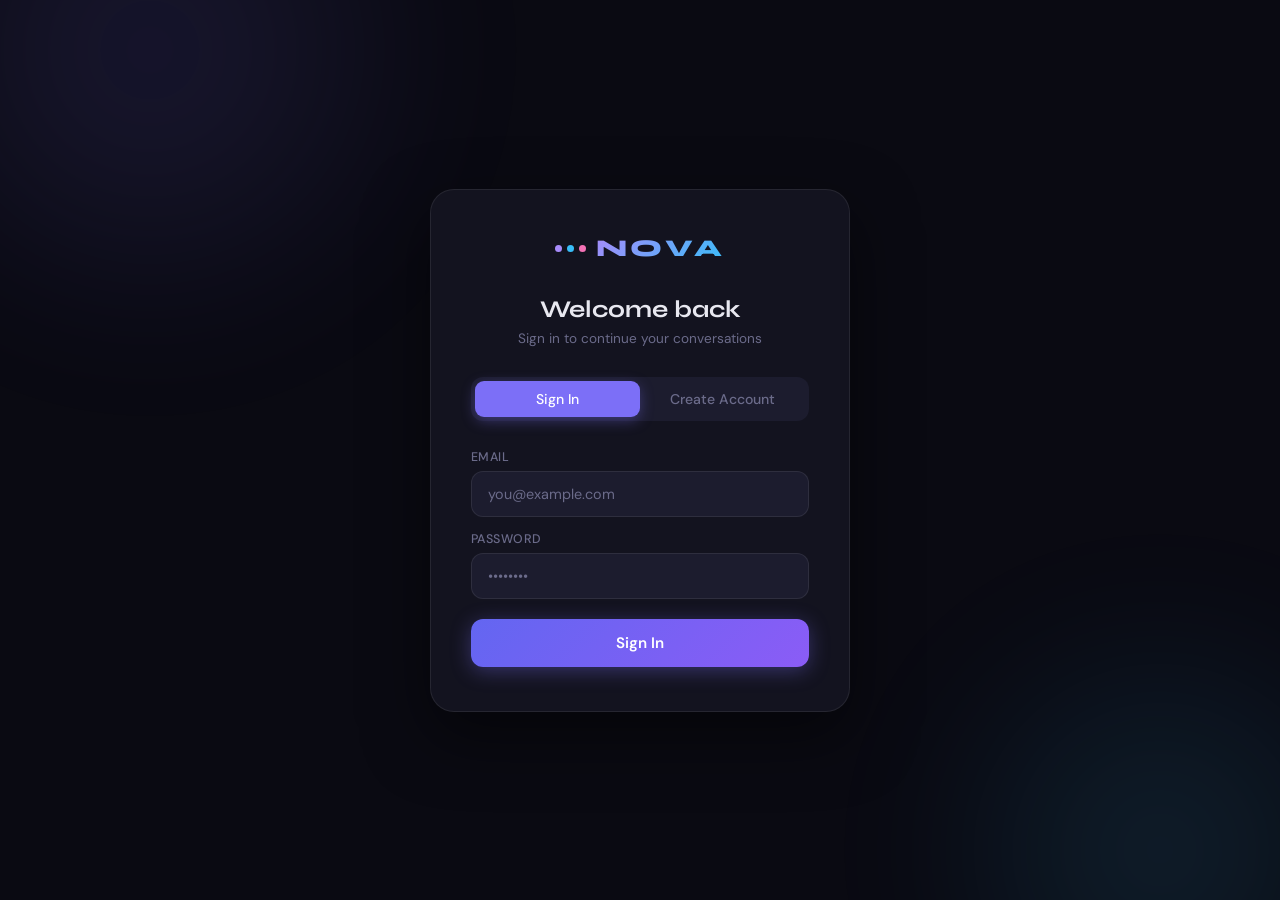
<file: frontend/index.html>
<!DOCTYPE html>
<html lang="en">
<head>
  <meta charset="UTF-8" />
  <meta name="viewport" content="width=device-width, initial-scale=1.0"/>
  <title>NOVA — AI Voice Assistant</title>

  <link rel="preconnect" href="https://fonts.googleapis.com">
  <link href="https://fonts.googleapis.com/css2?family=Syne:wght@400;700;800&family=DM+Sans:wght@300;400;500&display=swap" rel="stylesheet">

  <link rel="stylesheet" href="style.css">
</head>
<body>

  <!-- Background -->
  <div class="bg-orb orb1"></div>
  <div class="bg-orb orb2"></div>
  <div class="bg-orb orb3"></div>

  <div class="app-wrapper">

    <!-- HEADER -->
    <header class="header">
      <div class="logo">
        <div class="logo-icon">
          <span class="logo-dot"></span>
          <span class="logo-dot"></span>
          <span class="logo-dot"></span>
        </div>
        <span class="logo-text">NOVA</span>
      </div>

      <div class="status-pill" id="statusPill">
        <span class="status-dot"></span>
        <span id="statusText">Ready</span>
        <span id="headerTitle">New Chat</span>
      </div>

      <!-- ✅ FIXED LOGOUT BUTTON -->
      <div style="margin-left:auto;">
        <button onclick="doLogout()" class="send-btn">
          Logout
        </button>
      </div>
    </header>

    <!-- CHAT AREA -->
    <main class="chat-area" id="chat">

      <!-- Welcome Screen -->
      <div class="welcome-screen" id="welcomeScreen">
        <div class="welcome-orb">
          <svg viewBox="0 0 100 100" class="wave-svg">
            <defs>
              <radialGradient id="wg" cx="50%" cy="50%" r="50%">
                <stop offset="0%" stop-color="#a78bfa"/>
                <stop offset="100%" stop-color="#6366f1"/>
              </radialGradient>
            </defs>
            <circle cx="50" cy="50" r="48" fill="url(#wg)" opacity="0.15"/>
            <circle cx="50" cy="50" r="35" fill="url(#wg)" opacity="0.25"/>
            <circle cx="50" cy="50" r="22" fill="url(#wg)" opacity="0.5"/>
          </svg>
          <div class="mic-icon-center">🤖</div>
        </div>

        <h2>How can I help you today?</h2>
        <p>Tap the mic and start speaking, or type your message below.</p>

        <div class="suggestion-chips">
          <button class="chip" onclick="sendChip(this)">💡 Explain quantum computing</button>
          <button class="chip" onclick="sendChip(this)">🌍 Tell me a fun fact</button>
          <button class="chip" onclick="sendChip(this)">✍️ Write a short poem</button>
          <button class="chip" onclick="sendChip(this)">🧮 Help me solve a problem</button>
        </div>
      </div>

    </main>

    <!-- INPUT AREA -->
    <footer class="input-area">
      <div class="input-bar">
        <textarea
          id="textInput"
          placeholder="Type a message..."
          rows="1"
          onkeydown="handleKey(event)"
          oninput="autoResize(this)"
        ></textarea>

        <button class="send-btn" id="sendBtn" onclick="sendText()">
          <svg viewBox="0 0 24 24" fill="none" stroke="currentColor" stroke-width="2.5">
            <line x1="22" y1="2" x2="11" y2="13"/>
            <polygon points="22 2 15 22 11 13 2 9 22 2"/>
          </svg>
        </button>
      </div>

      <button class="mic-btn" id="micBtn" onclick="startListening()">
        <div class="mic-rings">
          <div class="ring ring1"></div>
          <div class="ring ring2"></div>
          <div class="ring ring3"></div>
        </div>

        <svg class="mic-svg" viewBox="0 0 24 24" fill="none" stroke="currentColor" stroke-width="2">
          <path d="M12 1a3 3 0 0 0-3 3v8a3 3 0 0 0 6 0V4a3 3 0 0 0-3-3z"/>
          <path d="M19 10v2a7 7 0 0 1-14 0v-2"/>
          <line x1="12" y1="19" x2="12" y2="23"/>
          <line x1="8" y1="23" x2="16" y2="23"/>
        </svg>
      </button>
    </footer>

  </div>

  <!-- TOAST -->
  <div class="toast" id="toast"></div>

  <!-- ✅ AUTH GUARD -->
  <script>
    if (!localStorage.getItem("nova_token")) {
      window.location.href = "login.html";
    }

    // ✅ CLEAN LOGOUT FUNCTION
    function doLogout() {
      localStorage.removeItem("nova_token");
      localStorage.removeItem("nova_email");
      localStorage.removeItem("nova_session_id");
      window.location.href = "login.html";
    }
  </script>

  <!-- ✅ ONLY ONE SCRIPT -->
  <script src="script.js"></script>

</body>
</html>
</file>
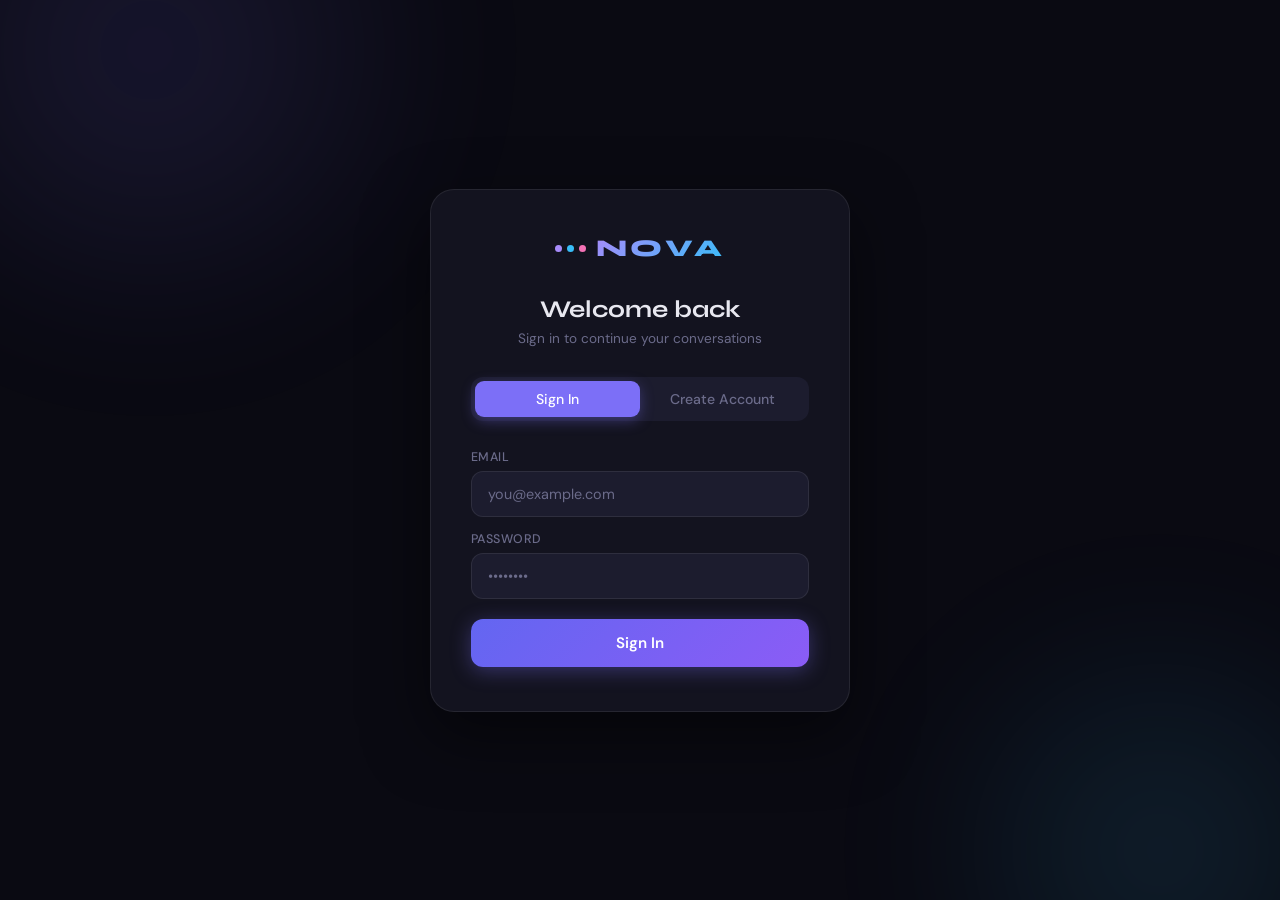
<file: frontend/login.html>
<!DOCTYPE html>
<html lang="en">

<head>
  <meta charset="UTF-8" />
  <meta name="viewport" content="width=device-width, initial-scale=1.0" />
  <title>NOVA — Login</title>
  <link rel="preconnect" href="https://fonts.googleapis.com">
  <link
    href="https://fonts.googleapis.com/css2?family=Syne:wght@400;700;800&family=DM+Sans:wght@300;400;500&display=swap"
    rel="stylesheet">
  <style>
    *,
    *::before,
    *::after {
      box-sizing: border-box;
      margin: 0;
      padding: 0;
    }

    :root {
      --bg: #0a0a12;
      --surface: #13131f;
      --surface2: #1c1c2e;
      --border: rgba(255, 255, 255, 0.08);
      --accent: #7c6ff7;
      --accent2: #a78bfa;
      --accent3: #38bdf8;
      --text: #e8e8f0;
      --muted: #6b6b8a;
      --danger: #f87171;
      --success: #34d399;
    }

    body {
      font-family: 'DM Sans', sans-serif;
      background: var(--bg);
      color: var(--text);
      min-height: 100vh;
      display: flex;
      align-items: center;
      justify-content: center;
      overflow: hidden;
    }

    /* Orbs */
    .orb {
      position: fixed;
      border-radius: 50%;
      filter: blur(90px);
      opacity: 0.15;
      pointer-events: none;
    }

    .orb1 {
      width: 500px;
      height: 500px;
      background: radial-gradient(circle, #7c6ff7, transparent);
      top: -200px;
      left: -100px;
      animation: drift 12s ease-in-out infinite alternate;
    }

    .orb2 {
      width: 400px;
      height: 400px;
      background: radial-gradient(circle, #38bdf8, transparent);
      bottom: -150px;
      right: -80px;
      animation: drift 15s ease-in-out infinite alternate-reverse;
    }

    @keyframes drift {
      to {
        transform: translate(40px, 40px) scale(1.1);
      }
    }

    /* Card */
    .card {
      position: relative;
      z-index: 1;
      background: var(--surface);
      border: 1px solid var(--border);
      border-radius: 24px;
      padding: 44px 40px;
      width: 100%;
      max-width: 420px;
      box-shadow: 0 24px 64px rgba(0, 0, 0, 0.5);
      animation: slideUp 0.5s cubic-bezier(0.22, 1, 0.36, 1) both;
    }

    @keyframes slideUp {
      from {
        opacity: 0;
        transform: translateY(30px);
      }

      to {
        opacity: 1;
        transform: translateY(0);
      }
    }

    /* Logo */
    .logo {
      display: flex;
      align-items: center;
      gap: 10px;
      margin-bottom: 32px;
      justify-content: center;
    }

    .logo-dots {
      display: flex;
      gap: 5px;
    }

    .logo-dot {
      width: 7px;
      height: 7px;
      border-radius: 50%;
      background: var(--accent2);
      animation: bounce 1.4s ease-in-out infinite;
    }

    .logo-dot:nth-child(2) {
      background: var(--accent3);
      animation-delay: 0.2s;
    }

    .logo-dot:nth-child(3) {
      background: #f472b6;
      animation-delay: 0.4s;
    }

    @keyframes bounce {

      0%,
      100% {
        transform: translateY(0)
      }

      50% {
        transform: translateY(-5px)
      }
    }

    .logo-text {
      font-family: 'Syne', sans-serif;
      font-weight: 800;
      font-size: 1.5rem;
      letter-spacing: 0.15em;
      background: linear-gradient(135deg, var(--accent2), var(--accent3));
      -webkit-background-clip: text;
      -webkit-text-fill-color: transparent;
      background-clip: text;
    }

    h2 {
      font-family: 'Syne', sans-serif;
      font-size: 1.5rem;
      font-weight: 700;
      text-align: center;
      margin-bottom: 6px;
    }

    .subtitle {
      text-align: center;
      color: var(--muted);
      font-size: 0.85rem;
      margin-bottom: 30px;
    }

    /* Tabs */
    .tabs {
      display: flex;
      background: var(--surface2);
      border-radius: 12px;
      padding: 4px;
      margin-bottom: 28px;
    }

    .tab-btn {
      flex: 1;
      padding: 9px;
      border: none;
      border-radius: 9px;
      background: transparent;
      color: var(--muted);
      font-family: 'DM Sans', sans-serif;
      font-size: 0.88rem;
      font-weight: 500;
      cursor: pointer;
      transition: all 0.25s;
    }

    .tab-btn.active {
      background: var(--accent);
      color: white;
      box-shadow: 0 4px 14px rgba(124, 111, 247, 0.35);
    }

    /* Form */
    .form {
      display: flex;
      flex-direction: column;
      gap: 14px;
    }

    .field {
      display: flex;
      flex-direction: column;
      gap: 6px;
    }

    label {
      font-size: 0.78rem;
      font-weight: 500;
      color: var(--muted);
      letter-spacing: 0.04em;
      text-transform: uppercase;
    }

    input {
      background: var(--surface2);
      border: 1px solid var(--border);
      border-radius: 12px;
      padding: 13px 16px;
      color: var(--text);
      font-family: 'DM Sans', sans-serif;
      font-size: 0.9rem;
      outline: none;
      transition: border-color 0.2s, box-shadow 0.2s;
    }

    input:focus {
      border-color: var(--accent);
      box-shadow: 0 0 0 3px rgba(124, 111, 247, 0.15);
    }

    input::placeholder {
      color: var(--muted);
    }

    /* Submit button */
    .btn-primary {
      margin-top: 6px;
      padding: 14px;
      border-radius: 12px;
      border: none;
      background: linear-gradient(135deg, #6366f1, #8b5cf6);
      color: white;
      font-family: 'DM Sans', sans-serif;
      font-size: 0.95rem;
      font-weight: 600;
      cursor: pointer;
      transition: all 0.25s;
      box-shadow: 0 4px 20px rgba(124, 111, 247, 0.35);
      position: relative;
      overflow: hidden;
    }

    .btn-primary:hover {
      transform: translateY(-2px);
      box-shadow: 0 8px 28px rgba(124, 111, 247, 0.45);
    }

    .btn-primary:active {
      transform: translateY(0);
    }

    .btn-primary.loading {
      opacity: 0.7;
      pointer-events: none;
    }

    .btn-primary.loading::after {
      content: '';
      position: absolute;
      inset: 0;
      background: linear-gradient(90deg, transparent, rgba(255, 255, 255, 0.15), transparent);
      animation: shimmer 1s infinite;
    }

    @keyframes shimmer {
      from {
        transform: translateX(-100%)
      }

      to {
        transform: translateX(100%)
      }
    }

    /* Error / success messages */
    .alert {
      padding: 11px 14px;
      border-radius: 10px;
      font-size: 0.84rem;
      display: none;
      animation: fadeIn 0.3s ease;
    }

    @keyframes fadeIn {
      from {
        opacity: 0;
        transform: translateY(-4px)
      }

      to {
        opacity: 1;
        transform: none
      }
    }

    .alert.error {
      background: rgba(248, 113, 113, 0.1);
      border: 1px solid rgba(248, 113, 113, 0.3);
      color: var(--danger);
      display: flex;
      align-items: center;
      gap: 8px;
    }

    .alert.success {
      background: rgba(52, 211, 153, 0.1);
      border: 1px solid rgba(52, 211, 153, 0.3);
      color: var(--success);
      display: flex;
      align-items: center;
      gap: 8px;
    }
  </style>
</head>

<body>

  <div class="orb orb1"></div>
  <div class="orb orb2"></div>

  <div class="card">

    <div class="logo">
      <div class="logo-dots">
        <span class="logo-dot"></span>
        <span class="logo-dot"></span>
        <span class="logo-dot"></span>
      </div>
      <span class="logo-text">NOVA</span>
    </div>

    <h2>Welcome back</h2>
    <p class="subtitle">Sign in to continue your conversations</p>

    <!-- Tabs -->
    <div class="tabs">
      <button class="tab-btn active" onclick="switchTab('login')">Sign In</button>
      <button class="tab-btn" onclick="switchTab('register')">Create Account</button>
    </div>

    <!-- Alert box -->
    <div class="alert" id="alert"></div>

    <!-- Login Form -->
    <div class="form" id="loginForm">
      <div class="field">
        <label>Email</label>
        <input type="email" id="loginEmail" placeholder="you@example.com" autocomplete="email" />
      </div>
      <div class="field">
        <label>Password</label>
        <input type="password" id="loginPass" placeholder="••••••••" autocomplete="current-password"
          onkeydown="if(event.key==='Enter') submitLogin()" />
      </div>
      <button class="btn-primary" id="loginBtn" onclick="submitLogin()">Sign In</button>
    </div>

    <!-- Register Form -->
    <div class="form" id="registerForm" style="display:none">
      <div class="field">
        <label>Email</label>
        <input type="email" id="regEmail" placeholder="you@example.com" autocomplete="email" />
      </div>
      <div class="field">
        <label>Password <span style="font-size:0.72rem;color:var(--muted)">(min 6 chars)</span></label>
        <input 
  type="password" 
  id="regPass" 
  placeholder="••••••••" 
  autocomplete="new-password"
  maxlength="72"
/>
      </div>
      <div class="field">
        <label>Confirm Password</label>
        <input 
  type="password" 
  id="regPassConfirm" 
  placeholder="••••••••" 
  autocomplete="new-password"
  maxlength="72"
          onkeydown="if(event.key==='Enter') submitRegister()" />
      </div>
      <button class="btn-primary" id="registerBtn" onclick="submitRegister()">Create Account</button>
    </div>

  </div>

  <script>
    // Check if running locally or deployed
const API = window.location.hostname === "localhost" || window.location.hostname === "127.0.0.1"
  ? "http://127.0.0.1:8000"
  : "https://nova-ai-voice-assistant.onrender.com";


    // Already logged in? → go straight to app
    if (localStorage.getItem("nova_token")) {
      window.location.href = "index.html";
    }

    function switchTab(tab) {
      const isLogin = tab === "login";
      document.getElementById("loginForm").style.display = isLogin ? "flex" : "none";
      document.getElementById("registerForm").style.display = isLogin ? "none" : "flex";
      document.querySelectorAll(".tab-btn")[0].classList.toggle("active", isLogin);
      document.querySelectorAll(".tab-btn")[1].classList.toggle("active", !isLogin);
      clearAlert();
    }

    function showAlert(msg, type = "error") {
      const el = document.getElementById("alert");
      el.textContent = (type === "error" ? "⚠️ " : "✅ ") + msg;
      el.className = `alert ${type}`;
    }

    function clearAlert() {
      document.getElementById("alert").className = "alert";
    }

    function setLoading(btnId, loading) {
      const btn = document.getElementById(btnId);
      btn.classList.toggle("loading", loading);
      btn.textContent = loading
        ? (btnId === "loginBtn" ? "Signing in…" : "Creating account…")
        : (btnId === "loginBtn" ? "Sign In" : "Create Account");
    }

    async function submitLogin() {
      const email = document.getElementById("loginEmail").value.trim();
      const password = document.getElementById("loginPass").value;

      if (!email || !password) return showAlert("Please fill in all fields.");

      setLoading("loginBtn", true);
      clearAlert();

      try {
        const res = await fetch(`${API}/login`, {
          method: "POST",
          headers: { "Content-Type": "application/json" },
          body: JSON.stringify({ email, password })
        });
        const data = await res.json();

        if (!res.ok) return showAlert(data.detail || "Login failed.");

        localStorage.setItem("nova_token", data.token);
        localStorage.setItem("nova_email", data.email);
        localStorage.removeItem("nova_session_id");

        showAlert("Login successful! Redirecting…", "success");
        setTimeout(() => window.location.href = "index.html", 800);

      } catch (err) {
        showAlert("Cannot connect to server. Is the backend running?");
      } finally {
        setLoading("loginBtn", false);
      }
    }

    async function submitRegister() {
  const email       = document.getElementById("regEmail").value.trim();
  const password    = document.getElementById("regPass").value;
  const confirm     = document.getElementById("regPassConfirm").value;

  if (!email || !password || !confirm) return showAlert("Please fill in all fields.");
  if (password !== confirm) return showAlert("Passwords do not match.");
  if (password.length < 6) return showAlert("Password must be at least 6 characters.");
  if (password.length > 72) return showAlert("Password must be less than 72 characters.");
      setLoading("registerBtn", true);
      clearAlert();

      try {
        const res = await fetch(`${API}/register`, {
          method: "POST",
          headers: { "Content-Type": "application/json" },
          body: JSON.stringify({ email, password })
        });
        const data = await res.json();

        if (!res.ok) return showAlert(data.detail || "Registration failed.");

        localStorage.setItem("nova_token", data.token);
        localStorage.setItem("nova_email", data.email);

        showAlert("Account created! Redirecting…", "success");
        setTimeout(() => window.location.href = "index.html", 800);

      } catch (err) {
        showAlert("Cannot connect to server. Is the backend running?");
      } finally {
        setLoading("registerBtn", false);
      }
    }
  </script>

</body>

</html>
</file>
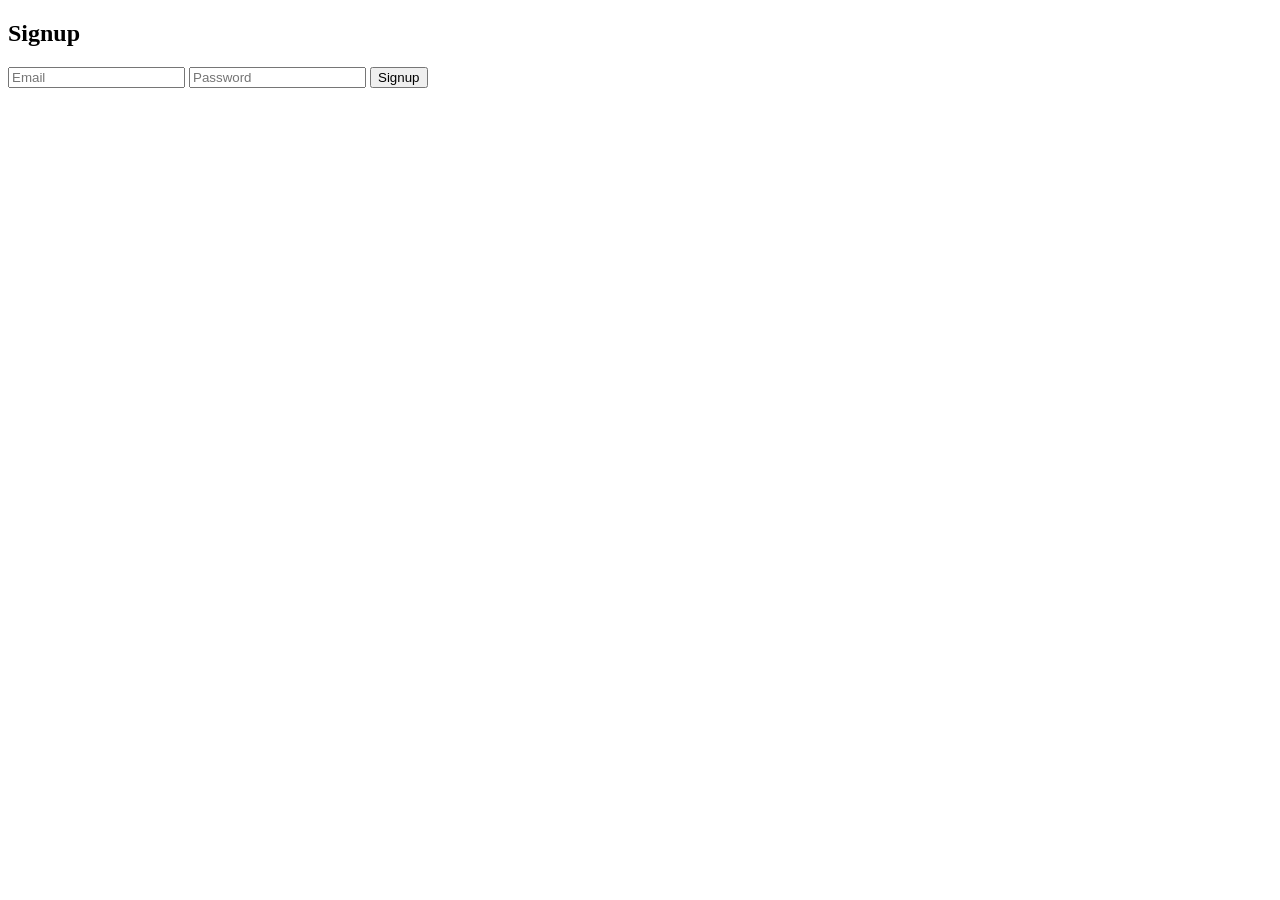
<file: frontend/signup.html>
<!DOCTYPE html>
<html>

<body>
    <h2>Signup</h2>

    <input id="email" placeholder="Email">
    <input id="password" type="password" placeholder="Password">
    <button onclick="signup()">Signup</button>

    <script>
        async function signup() {
            await fetch("https://nova-ai-voice-assistant.onrender.com", {
                method: "POST",
                headers: { "Content-Type": "application/json" },
                body: JSON.stringify({
                    email: email.value,
                    password: password.value
                })
            });

            alert("Account created");
            window.location = "login.html";
        }
    </script>
</body>

</html>
</file>
<file: frontend/style.css>
/* ===========================
   NOVA — AI Voice Assistant
   style.css
=========================== */

/* --- Reset & Root Vars --- */
*, *::before, *::after {
  box-sizing: border-box;
  margin: 0;
  padding: 0;
}

:root {
  --bg:        #0a0a12;
  --surface:   #13131f;
  --surface2:  #1c1c2e;
  --border:    rgba(255,255,255,0.07);
  --accent:    #7c6ff7;
  --accent2:   #a78bfa;
  --accent3:   #38bdf8;
  --user-bg:   linear-gradient(135deg, #6366f1, #8b5cf6);
  --bot-bg:    #1c1c2e;
  --text:      #e8e8f0;
  --muted:     #6b6b8a;
  --success:   #34d399;
  --danger:    #f87171;
  --font-head: 'Syne', sans-serif;
  --font-body: 'DM Sans', sans-serif;
  --radius:    16px;
  --shadow:    0 8px 32px rgba(0,0,0,0.4);
}

html, body {
  height: 100%;
  background: var(--bg);
  color: var(--text);
  font-family: var(--font-body);
  overflow: hidden;
}

/* --- Background Orbs --- */
.bg-orb {
  position: fixed;
  border-radius: 50%;
  filter: blur(80px);
  opacity: 0.18;
  pointer-events: none;
  animation: driftOrb 14s ease-in-out infinite alternate;
}
.orb1 {
  width: 500px; height: 500px;
  background: radial-gradient(circle, #7c6ff7, transparent);
  top: -150px; left: -100px;
  animation-delay: 0s;
}
.orb2 {
  width: 400px; height: 400px;
  background: radial-gradient(circle, #38bdf8, transparent);
  bottom: -100px; right: -80px;
  animation-delay: -5s;
}
.orb3 {
  width: 300px; height: 300px;
  background: radial-gradient(circle, #f472b6, transparent);
  top: 50%; left: 50%;
  transform: translate(-50%, -50%);
  animation-delay: -9s;
}
@keyframes driftOrb {
  from { transform: translate(0, 0) scale(1); }
  to   { transform: translate(30px, 30px) scale(1.1); }
}

/* --- App Layout --- */
.app-wrapper {
  position: relative;
  z-index: 1;
  display: flex;
  flex-direction: column;
  height: 100vh;
  max-width: 700px;
  margin: 0 auto;
}

/* --- Header --- */
.header {
  display: flex;
  justify-content: space-between;
  align-items: center;
  padding: 18px 24px;
  border-bottom: 1px solid var(--border);
  backdrop-filter: blur(10px);
}

.logo {
  display: flex;
  align-items: center;
  gap: 10px;
}
.logo-icon {
  display: flex;
  gap: 4px;
  align-items: center;
}
.logo-dot {
  width: 6px; height: 6px;
  border-radius: 50%;
  background: var(--accent2);
  animation: logoBounce 1.4s ease-in-out infinite;
}
.logo-dot:nth-child(2) { background: var(--accent3); animation-delay: 0.2s; }
.logo-dot:nth-child(3) { background: #f472b6; animation-delay: 0.4s; }
@keyframes logoBounce {
  0%, 100% { transform: translateY(0); }
  50% { transform: translateY(-4px); }
}
.logo-text {
  font-family: var(--font-head);
  font-weight: 800;
  font-size: 1.3rem;
  letter-spacing: 0.15em;
  background: linear-gradient(135deg, var(--accent2), var(--accent3));
  -webkit-background-clip: text;
  -webkit-text-fill-color: transparent;
  background-clip: text;
}

.status-pill {
  display: flex;
  align-items: center;
  gap: 7px;
  background: var(--surface2);
  border: 1px solid var(--border);
  border-radius: 99px;
  padding: 5px 12px;
  font-size: 0.75rem;
  font-weight: 500;
  color: var(--muted);
  transition: all 0.3s;
}
.status-dot {
  width: 7px; height: 7px;
  border-radius: 50%;
  background: var(--success);
  box-shadow: 0 0 8px var(--success);
  animation: pulse-dot 2s ease-in-out infinite;
}
@keyframes pulse-dot {
  0%, 100% { opacity: 1; transform: scale(1); }
  50% { opacity: 0.5; transform: scale(0.8); }
}
.status-pill.listening  { border-color: var(--danger); color: var(--danger); }
.status-pill.listening .status-dot { background: var(--danger); box-shadow: 0 0 10px var(--danger); }
.status-pill.thinking   { border-color: var(--accent2); color: var(--accent2); }
.status-pill.thinking .status-dot { background: var(--accent2); box-shadow: 0 0 10px var(--accent2); animation: spinDot 1s linear infinite; }
@keyframes spinDot {
  to { transform: rotate(360deg); border-radius: 0; }
}

/* --- Chat Area --- */
.chat-area {
  flex: 1;
  overflow-y: auto;
  padding: 24px 20px;
  scroll-behavior: smooth;
  display: flex;
  flex-direction: column;
  gap: 14px;
}
.chat-area::-webkit-scrollbar { width: 4px; }
.chat-area::-webkit-scrollbar-track { background: transparent; }
.chat-area::-webkit-scrollbar-thumb { background: var(--surface2); border-radius: 99px; }

/* --- Welcome Screen --- */
.welcome-screen {
  display: flex;
  flex-direction: column;
  align-items: center;
  text-align: center;
  gap: 16px;
  margin: auto;
  padding: 20px 10px;
  animation: fadeUp 0.6s ease both;
}
.welcome-orb {
  position: relative;
  width: 120px; height: 120px;
  display: flex;
  align-items: center;
  justify-content: center;
  margin-bottom: 8px;
}
.wave-svg {
  position: absolute;
  inset: 0;
  width: 100%; height: 100%;
  animation: rotateOrb 8s linear infinite;
}
@keyframes rotateOrb { to { transform: rotate(360deg); } }
.mic-icon-center {
  font-size: 2.5rem;
  z-index: 1;
  filter: drop-shadow(0 0 12px rgba(167,139,250,0.6));
  animation: floatIcon 3s ease-in-out infinite;
}
@keyframes floatIcon {
  0%, 100% { transform: translateY(0); }
  50% { transform: translateY(-6px); }
}
.welcome-screen h2 {
  font-family: var(--font-head);
  font-size: 1.4rem;
  font-weight: 700;
  color: var(--text);
}
.welcome-screen p {
  font-size: 0.88rem;
  color: var(--muted);
  max-width: 260px;
}
.suggestion-chips {
  display: flex;
  flex-wrap: wrap;
  justify-content: center;
  gap: 8px;
  margin-top: 8px;
}
.chip {
  background: var(--surface2);
  border: 1px solid var(--border);
  color: var(--text);
  border-radius: 99px;
  padding: 8px 15px;
  font-size: 0.78rem;
  font-family: var(--font-body);
  cursor: pointer;
  transition: all 0.2s;
}
.chip:hover {
  background: var(--surface);
  border-color: var(--accent);
  transform: translateY(-2px);
  box-shadow: 0 4px 14px rgba(124,111,247,0.2);
}

/* --- Message Bubbles --- */
.message {
  max-width: 78%;
  padding: 13px 16px;
  border-radius: var(--radius);
  font-size: 0.9rem;
  line-height: 1.6;
  animation: fadeUp 0.35s cubic-bezier(0.22,1,0.36,1) both;
  position: relative;
  word-wrap: break-word;
}
@keyframes fadeUp {
  from { opacity: 0; transform: translateY(14px); }
  to   { opacity: 1; transform: translateY(0); }
}

.user {
  background: var(--user-bg);
  color: white;
  margin-left: auto;
  border-bottom-right-radius: 4px;
  box-shadow: 0 4px 20px rgba(99,102,241,0.35);
}
.bot {
  background: var(--bot-bg);
  color: var(--text);
  border: 1px solid var(--border);
  margin-right: auto;
  border-bottom-left-radius: 4px;
}

/* Typing indicator */
.typing-indicator {
  display: flex;
  align-items: center;
  gap: 5px;
  padding: 14px 18px;
  background: var(--bot-bg);
  border: 1px solid var(--border);
  border-radius: var(--radius);
  border-bottom-left-radius: 4px;
  width: fit-content;
  animation: fadeUp 0.3s ease both;
}
.typing-dot {
  width: 7px; height: 7px;
  background: var(--muted);
  border-radius: 50%;
  animation: typingBounce 1.2s ease-in-out infinite;
}
.typing-dot:nth-child(2) { animation-delay: 0.2s; }
.typing-dot:nth-child(3) { animation-delay: 0.4s; }
@keyframes typingBounce {
  0%, 80%, 100% { transform: translateY(0); opacity: 0.4; }
  40% { transform: translateY(-7px); opacity: 1; }
}

/* --- Input Area --- */
.input-area {
  padding: 14px 20px 20px;
  border-top: 1px solid var(--border);
  display: flex;
  align-items: flex-end;
  gap: 12px;
  backdrop-filter: blur(10px);
}

.input-bar {
  flex: 1;
  display: flex;
  align-items: flex-end;
  background: var(--surface2);
  border: 1px solid var(--border);
  border-radius: var(--radius);
  padding: 8px 8px 8px 16px;
  gap: 8px;
  transition: border-color 0.2s;
}
.input-bar:focus-within {
  border-color: var(--accent);
  box-shadow: 0 0 0 3px rgba(124,111,247,0.12);
}

textarea {
  flex: 1;
  background: transparent;
  border: none;
  outline: none;
  color: var(--text);
  font-family: var(--font-body);
  font-size: 0.9rem;
  line-height: 1.5;
  resize: none;
  max-height: 120px;
  overflow-y: auto;
  padding: 4px 0;
}
textarea::placeholder { color: var(--muted); }

.send-btn {
  width: 36px; height: 36px;
  min-width: 36px;
  border-radius: 10px;
  background: var(--accent);
  border: none;
  color: white;
  cursor: pointer;
  display: flex;
  align-items: center;
  justify-content: center;
  transition: all 0.2s;
  flex-shrink: 0;
}
.send-btn:hover { background: var(--accent2); transform: scale(1.08); }
.send-btn svg { width: 15px; height: 15px; }

/* --- Mic Button --- */
.mic-btn {
  position: relative;
  width: 52px; height: 52px;
  min-width: 52px;
  border-radius: 50%;
  background: linear-gradient(135deg, #6366f1, #8b5cf6);
  border: none;
  cursor: pointer;
  display: flex;
  align-items: center;
  justify-content: center;
  transition: all 0.3s;
  box-shadow: 0 4px 18px rgba(124,111,247,0.4);
  flex-shrink: 0;
}
.mic-btn:hover { transform: scale(1.08); box-shadow: 0 6px 24px rgba(124,111,247,0.55); }
.mic-btn:active { transform: scale(0.96); }
.mic-svg { width: 20px; height: 20px; stroke: white; position: relative; z-index: 2; }

/* Ripple rings — shown only when listening */
.mic-rings { position: absolute; inset: 0; border-radius: 50%; }
.ring {
  position: absolute;
  inset: 0;
  border-radius: 50%;
  border: 2px solid rgba(167,139,250,0.6);
  opacity: 0;
  transform: scale(1);
}
.mic-btn.listening .ring1 { animation: ripple 1.6s ease-out infinite; }
.mic-btn.listening .ring2 { animation: ripple 1.6s ease-out infinite 0.4s; }
.mic-btn.listening .ring3 { animation: ripple 1.6s ease-out infinite 0.8s; }
@keyframes ripple {
  0%  { transform: scale(1);   opacity: 0.7; }
  100%{ transform: scale(2.2); opacity: 0; }
}
.mic-btn.listening {
  background: linear-gradient(135deg, #ef4444, #f97316);
  box-shadow: 0 0 28px rgba(239,68,68,0.5);
  animation: micPulse 0.8s ease-in-out infinite alternate;
}
@keyframes micPulse {
  from { transform: scale(1); }
  to   { transform: scale(1.06); }
}

/* --- Toast --- */
.toast {
  position: fixed;
  bottom: 100px;
  left: 50%;
  transform: translateX(-50%) translateY(20px);
  background: var(--surface2);
  border: 1px solid var(--border);
  color: var(--text);
  padding: 10px 20px;
  border-radius: 99px;
  font-size: 0.82rem;
  opacity: 0;
  pointer-events: none;
  transition: all 0.3s;
  z-index: 99;
  white-space: nowrap;
}
.toast.show {
  opacity: 1;
  transform: translateX(-50%) translateY(0);
}
</file>
